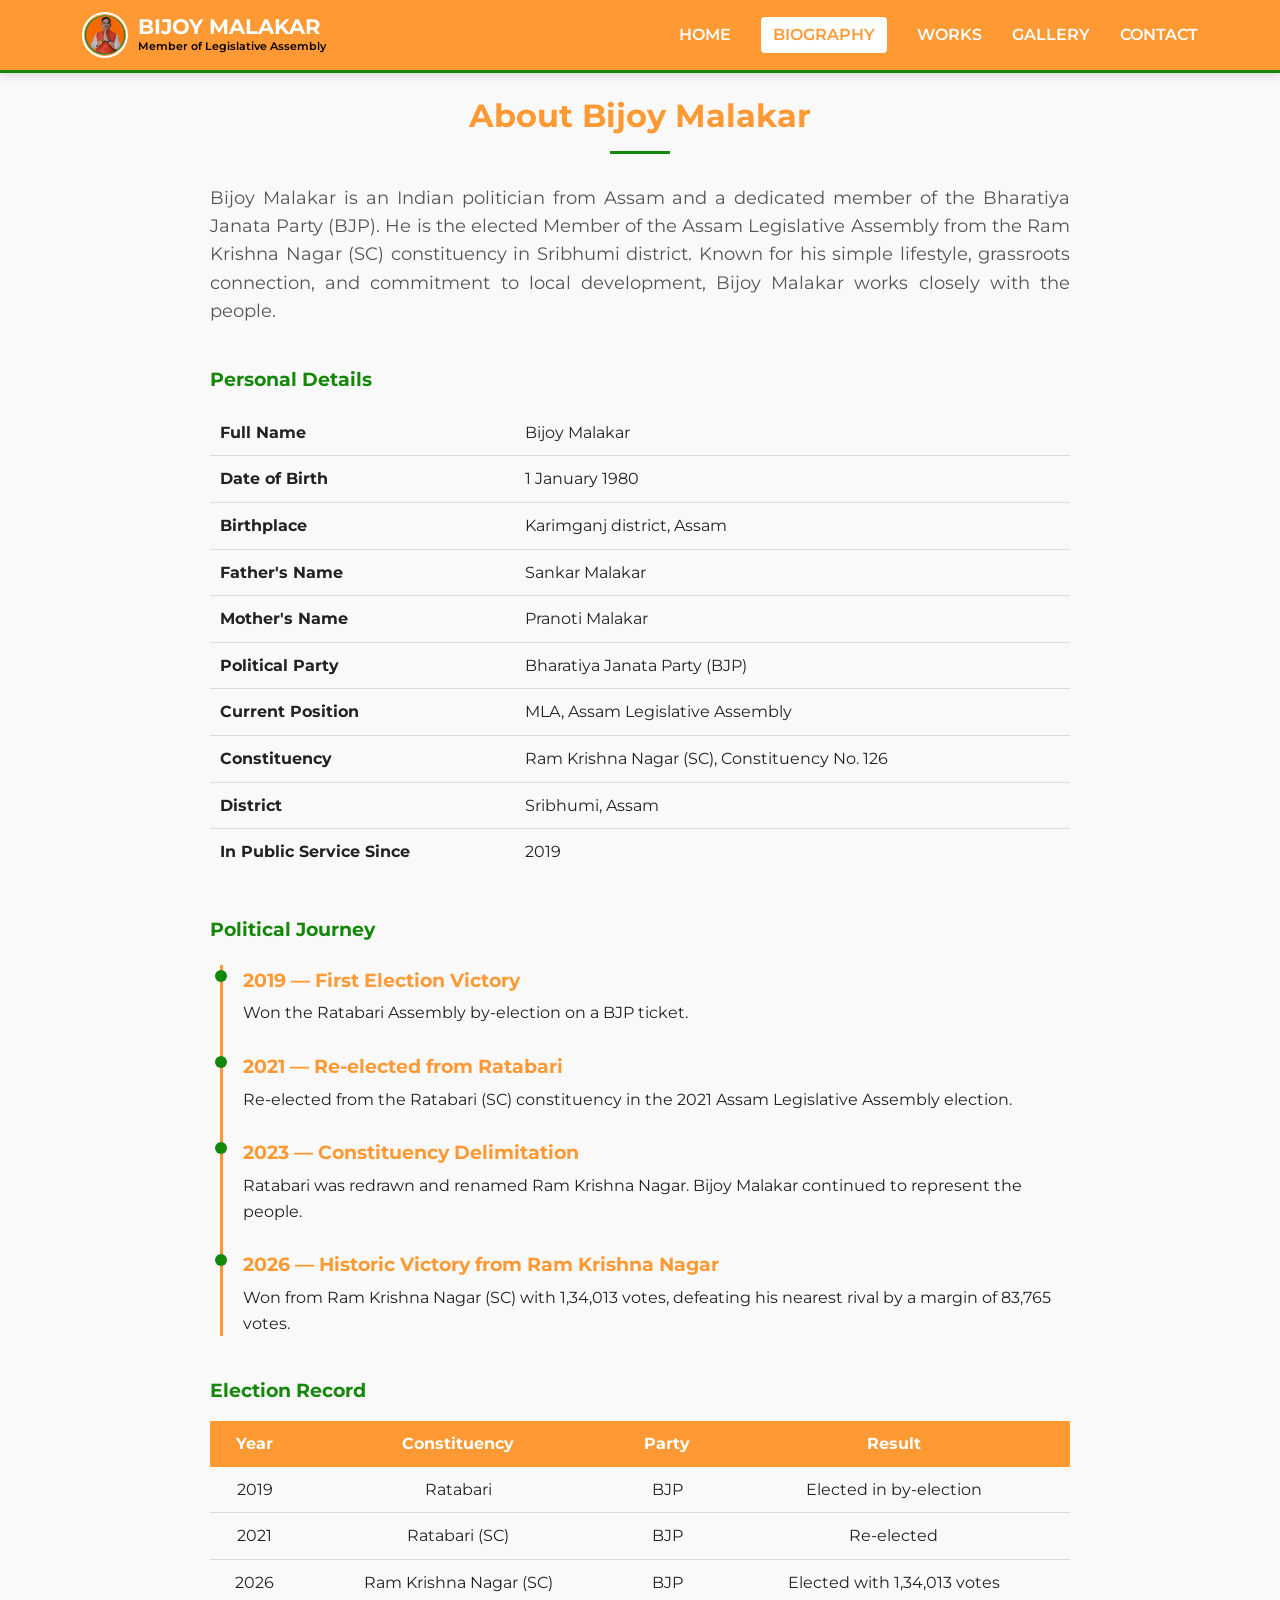
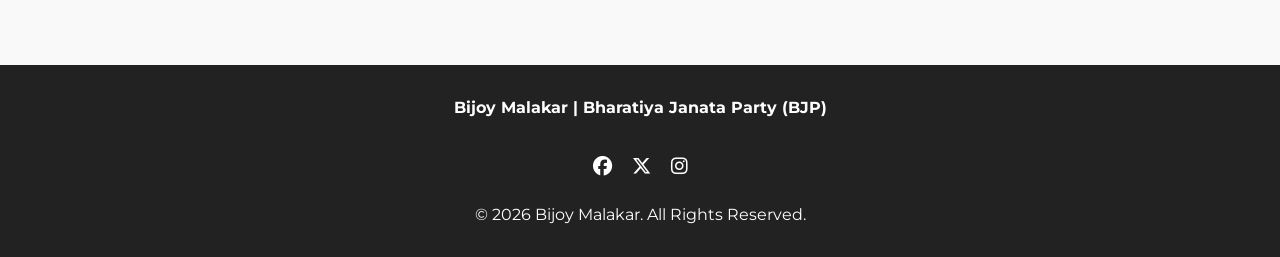
<file: about.html>
<!DOCTYPE html>
<html lang="en">
<head>
    <meta charset="UTF-8">
    <meta name="viewport" content="width=device-width, initial-scale=1.0">
    <title>About Bijoy Malakar</title>
    <link rel="stylesheet" href="https://cdnjs.cloudflare.com/ajax/libs/font-awesome/6.4.0/css/all.min.css">
    <link rel="stylesheet" href="css/style.css">
    <style>
        .timeline { border-left: 3px solid var(--saffron); padding-left: 20px; margin-left: 10px; text-align: left; }
        .timeline-item { margin-bottom: 25px; position: relative; }
        .timeline-item::before { content: ''; position: absolute; left: -28px; top: 5px; width: 12px; height: 12px; background: var(--green); border-radius: 50%; }
        .timeline-year { font-weight: bold; color: var(--saffron); font-size: 1.2rem; margin-bottom: 5px; }
    </style>
</head>
<body>
    
    <!-- HEADER (VIP Saffron Theme) -->
    <header class="site-header">
        <div class="container header-container">
            <a href="index.html" class="logo-area" style="text-decoration: none;">
                <img src="assets/images/logo.png" alt="Bijoy Malakar Logo" class="header-logo-img">
                <div class="header-title-box">
                    <h1 class="header-main-title">BIJOY MALAKAR</h1>
                    <span class="header-subtitle-line">Member of Legislative Assembly</span>
                </div>
            </a>
            
            <button class="hamburger-btn" id="hamburgerBtn"><i class="fa-solid fa-bars"></i></button>
            <nav class="desktop-nav">
                <a href="index.html" data-i18n="nav_home">Home</a>
                <a href="about.html" class="active" data-i18n="nav_about">Biography</a>
                <a href="works.html">Works</a>
                <a href="gallery.html" data-i18n="nav_gallery">Gallery</a>
                <a href="contact.html" data-i18n="nav_contact">Contact</a>
            </nav>
        </div>
    </header>

    <!-- MOBILE SIDEBAR -->
    <div class="overlay" id="overlay"></div>
    <div class="mobile-sidebar" id="mobileSidebar">
        <button class="close-btn" id="closeBtn"><i class="fa-solid fa-xmark"></i></button>
        <div class="sidebar-links">
            <a href="index.html" data-i18n="nav_home">Home</a>
            <a href="about.html" class="active" data-i18n="nav_about">Biography</a>
            <a href="works.html">Works</a>
            <a href="gallery.html" data-i18n="nav_gallery">Gallery</a>
            <a href="contact.html" data-i18n="nav_contact">Contact</a>
        </div>
        
        <!-- SOCIAL MEDIA LINKS IN SIDEBAR -->
        <div class="sidebar-social" style="margin: 20px 0; text-align: center;">
            <p style="font-weight: 600; margin-bottom: 10px; color: var(--green); font-size: 0.9rem;">Connect With Us</p>
            <div style="display: flex; justify-content: center; gap: 15px;">
                <a href="https://www.facebook.com/BijoymalakarRatabari" target="_blank" style="font-size: 1.5rem; color: #1877F2;"><i class="fa-brands fa-facebook"></i></a>
                <a href="https://x.com/BijoyMalakarMLA" target="_blank" style="font-size: 1.5rem; color: #000000;"><i class="fa-brands fa-x-twitter"></i></a>
                <a href="https://www.instagram.com/bijoymalakarmla?cplk=NGNtMDRvZXYwN3h5" target="_blank" style="font-size: 1.5rem; color: #E4405F;"><i class="fa-brands fa-instagram"></i></a>
            </div>
        </div>

        <div class="lang-box">
            <p data-i18n="select_lang">Choose Language</p>
            <div class="lang-btns">
                <button data-lang="en">EN</button>
                <button data-lang="hi">हिंदी</button>
                <button data-lang="bn">বাংলা</button>
            </div>
        </div>
    </div>

    <main style="margin-top: 90px; padding-bottom: 60px;">
        <div class="container" style="max-width: 900px;">
            <h2 class="section-title text-center">About Bijoy Malakar</h2>
            <div class="section-line"></div>
            
            <p style="margin-bottom: 20px; font-size: 1.1rem; color: var(--gray-text); text-align: justify;">
                Bijoy Malakar is an Indian politician from Assam and a dedicated member of the Bharatiya Janata Party (BJP). He is the elected Member of the Assam Legislative Assembly from the Ram Krishna Nagar (SC) constituency in Sribhumi district. Known for his simple lifestyle, grassroots connection, and commitment to local development, Bijoy Malakar works closely with the people.
            </p>

            <h3 style="color: var(--green); margin: 40px 0 15px;">Personal Details</h3>
            <table class="custom-table" style="width: 100%; border-collapse: collapse; text-align: left;">
                <tr style="border-bottom: 1px solid #ddd;"><th style="padding: 10px;">Full Name</th><td style="padding: 10px;">Bijoy Malakar</td></tr>
                <tr style="border-bottom: 1px solid #ddd;"><th style="padding: 10px;">Date of Birth</th><td style="padding: 10px;">1 January 1980</td></tr>
                <tr style="border-bottom: 1px solid #ddd;"><th style="padding: 10px;">Birthplace</th><td style="padding: 10px;">Karimganj district, Assam</td></tr>
                <tr style="border-bottom: 1px solid #ddd;"><th style="padding: 10px;">Father's Name</th><td style="padding: 10px;">Sankar Malakar</td></tr>
                <tr style="border-bottom: 1px solid #ddd;"><th style="padding: 10px;">Mother's Name</th><td style="padding: 10px;">Pranoti Malakar</td></tr>
                <tr style="border-bottom: 1px solid #ddd;"><th style="padding: 10px;">Political Party</th><td style="padding: 10px;">Bharatiya Janata Party (BJP)</td></tr>
                <tr style="border-bottom: 1px solid #ddd;"><th style="padding: 10px;">Current Position</th><td style="padding: 10px;">MLA, Assam Legislative Assembly</td></tr>
                <tr style="border-bottom: 1px solid #ddd;"><th style="padding: 10px;">Constituency</th><td style="padding: 10px;">Ram Krishna Nagar (SC), Constituency No. 126</td></tr>
                <tr style="border-bottom: 1px solid #ddd;"><th style="padding: 10px;">District</th><td style="padding: 10px;">Sribhumi, Assam</td></tr>
                <tr><th style="padding: 10px;">In Public Service Since</th><td style="padding: 10px;">2019</td></tr>
            </table>

            <h3 style="color: var(--green); margin: 40px 0 20px;">Political Journey</h3>
            <div class="timeline">
                <div class="timeline-item">
                    <div class="timeline-year">2019 — First Election Victory</div>
                    <p>Won the Ratabari Assembly by-election on a BJP ticket.</p>
                </div>
                <div class="timeline-item">
                    <div class="timeline-year">2021 — Re-elected from Ratabari</div>
                    <p>Re-elected from the Ratabari (SC) constituency in the 2021 Assam Legislative Assembly election.</p>
                </div>
                <div class="timeline-item">
                    <div class="timeline-year">2023 — Constituency Delimitation</div>
                    <p>Ratabari was redrawn and renamed Ram Krishna Nagar. Bijoy Malakar continued to represent the people.</p>
                </div>
                <div class="timeline-item">
                    <div class="timeline-year">2026 — Historic Victory from Ram Krishna Nagar</div>
                    <p>Won from Ram Krishna Nagar (SC) with 1,34,013 votes, defeating his nearest rival by a margin of 83,765 votes.</p>
                </div>
            </div>

            <h3 style="color: var(--green); margin: 40px 0 15px;">Election Record</h3>
            <table class="custom-table" style="width: 100%; border-collapse: collapse; text-align: center;">
                <tr style="background: var(--saffron); color: white;"><th style="padding: 10px; text-align: center;">Year</th><th style="padding: 10px; text-align: center;">Constituency</th><th style="padding: 10px; text-align: center;">Party</th><th style="padding: 10px; text-align: center;">Result</th></tr>
                <tr style="border-bottom: 1px solid #ddd;"><td style="padding: 10px;">2019</td><td style="padding: 10px;">Ratabari</td><td style="padding: 10px;">BJP</td><td style="padding: 10px;">Elected in by-election</td></tr>
                <tr style="border-bottom: 1px solid #ddd;"><td style="padding: 10px;">2021</td><td style="padding: 10px;">Ratabari (SC)</td><td style="padding: 10px;">BJP</td><td style="padding: 10px;">Re-elected</td></tr>
                <tr><td style="padding: 10px;">2026</td><td style="padding: 10px;">Ram Krishna Nagar (SC)</td><td style="padding: 10px;">BJP</td><td style="padding: 10px;">Elected with 1,34,013 votes</td></tr>
            </table>
        </div>
    </main>

    <!-- FOOTER -->
    <footer style="background: var(--dark-text); color: white; padding: 30px 0; text-align: center;">
        <div class="container" style="display: flex; flex-direction: column; align-items: center; gap: 10px;">
            <p class="footer-title">Bijoy Malakar | Bharatiya Janata Party (BJP)</p>
            <div style="display: flex; gap: 20px; margin: 10px 0;">
                <a href="https://www.facebook.com/BijoymalakarRatabari" target="_blank" style="color: white; font-size: 1.2rem;"><i class="fa-brands fa-facebook"></i></a>
                <a href="https://x.com/BijoyMalakarMLA" target="_blank" style="color: white; font-size: 1.2rem;"><i class="fa-brands fa-x-twitter"></i></a>
                <a href="https://www.instagram.com/bijoymalakarmla?cplk=NGNtMDRvZXYwN3h5" target="_blank" style="color: white; font-size: 1.2rem;"><i class="fa-brands fa-instagram"></i></a>
            </div>
            <p data-i18n="footer_text">&copy; 2026 Bijoy Malakar. All Rights Reserved.</p>
        </div>
    </footer>

    <script src="js/language.js"></script>
    <script src="js/main.js"></script>
</body>
</html>
</file>
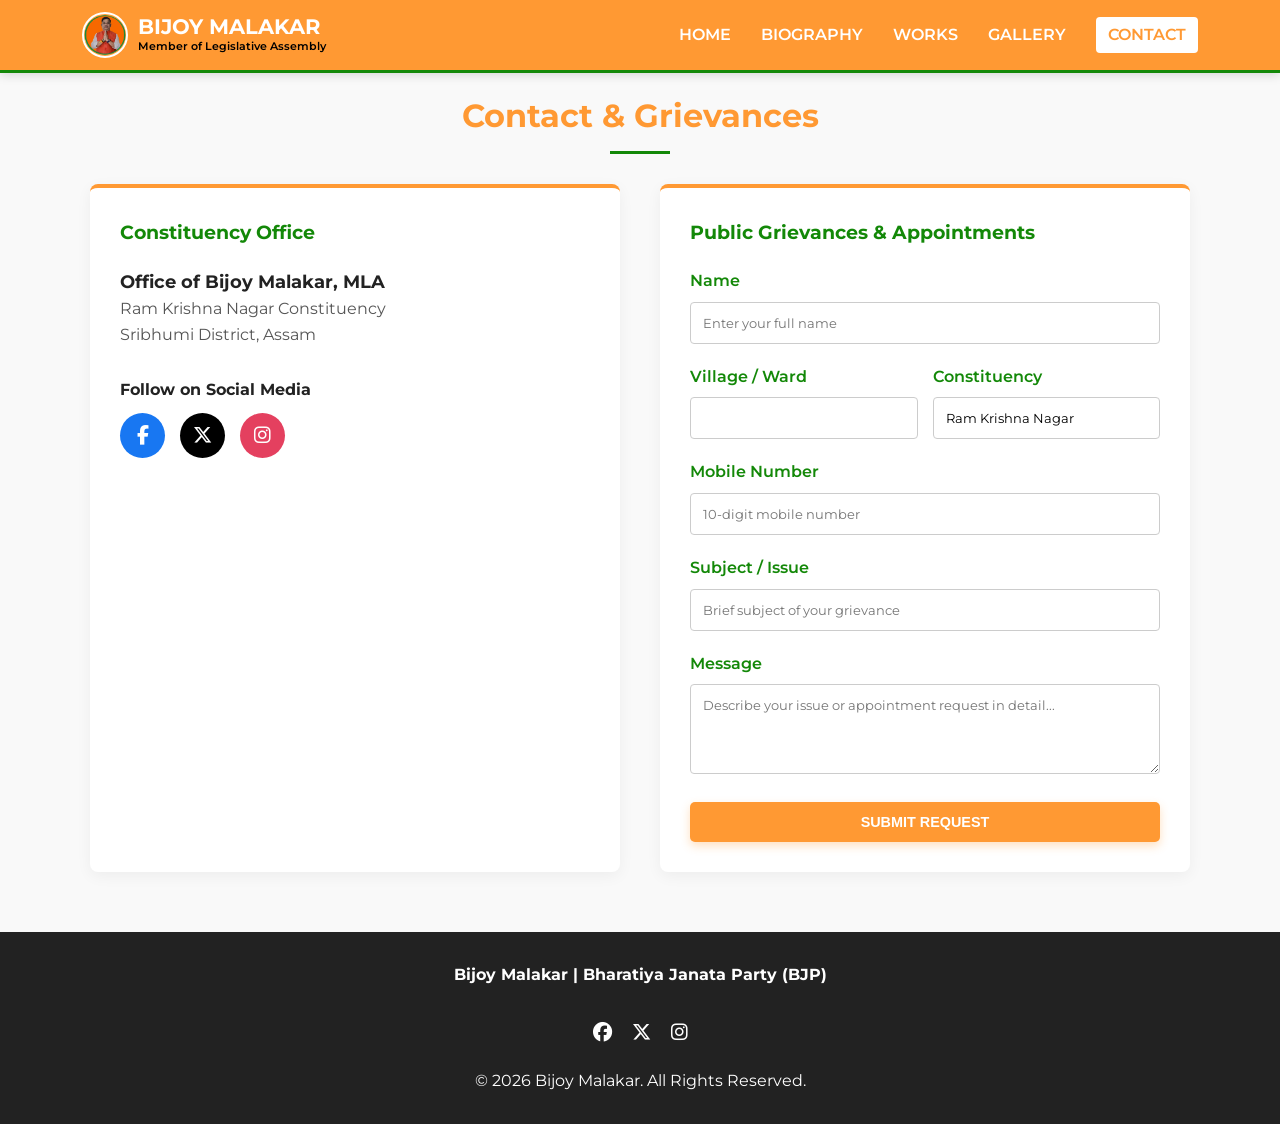
<file: contact.html>
<!DOCTYPE html>
<html lang="en">
<head>
    <meta charset="UTF-8">
    <meta name="viewport" content="width=device-width, initial-scale=1.0">
    <title>Contact Bijoy Malakar | Official Website</title>
    <link rel="stylesheet" href="https://cdnjs.cloudflare.com/ajax/libs/font-awesome/6.4.0/css/all.min.css">
    <link rel="stylesheet" href="css/style.css">
    <style>
        .contact-grid { display: grid; grid-template-columns: 1fr 1fr; gap: 40px; margin-top: 30px; text-align: left; }
        .contact-info { background: var(--white); padding: 30px; border-radius: 8px; box-shadow: 0 4px 15px rgba(0,0,0,0.05); border-top: 4px solid var(--saffron); }
        .form-group { margin-bottom: 20px; }
        .form-group label { display: block; font-weight: 600; margin-bottom: 8px; color: var(--green); }
        .form-control { width: 100%; padding: 12px; border: 1px solid #ccc; border-radius: 4px; font-family: inherit; }
        @media(max-width: 768px) { .contact-grid { grid-template-columns: 1fr; } }
    </style>
</head>
<body>

    <!-- HEADER (VIP Saffron Theme) -->
    <header class="site-header">
        <div class="container header-container">
            <a href="index.html" class="logo-area" style="text-decoration: none;">
                <img src="assets/images/logo.png" alt="Bijoy Malakar Logo" class="header-logo-img">
                <div class="header-title-box">
                    <h1 class="header-main-title">BIJOY MALAKAR</h1>
                    <span class="header-subtitle-line">Member of Legislative Assembly</span>
                </div>
            </a>
            
            <button class="hamburger-btn" id="hamburgerBtn"><i class="fa-solid fa-bars"></i></button>
            <nav class="desktop-nav">
                <a href="index.html" data-i18n="nav_home">Home</a>
                <a href="about.html" data-i18n="nav_about">Biography</a>
                <a href="works.html">Works</a>
                <a href="gallery.html" data-i18n="nav_gallery">Gallery</a>
                <a href="contact.html" class="active" data-i18n="nav_contact">Contact</a>
            </nav>
        </div>
    </header>

    <!-- MOBILE SIDEBAR -->
    <div class="overlay" id="overlay"></div>
    <div class="mobile-sidebar" id="mobileSidebar">
        <button class="close-btn" id="closeBtn"><i class="fa-solid fa-xmark"></i></button>
        <div class="sidebar-links">
            <a href="index.html" data-i18n="nav_home">Home</a>
            <a href="about.html" data-i18n="nav_about">Biography</a>
            <a href="works.html">Works</a>
            <a href="gallery.html" data-i18n="nav_gallery">Gallery</a>
            <a href="contact.html" class="active" data-i18n="nav_contact">Contact</a>
        </div>
        
        <!-- SOCIAL MEDIA LINKS IN SIDEBAR -->
        <div class="sidebar-social" style="margin: 20px 0; text-align: center;">
            <p style="font-weight: 600; margin-bottom: 10px; color: var(--green); font-size: 0.9rem;">Connect With Us</p>
            <div style="display: flex; justify-content: center; gap: 15px;">
                <a href="https://www.facebook.com/BijoymalakarRatabari" target="_blank" style="font-size: 1.5rem; color: #1877F2;"><i class="fa-brands fa-facebook"></i></a>
                <a href="https://x.com/BijoyMalakarMLA" target="_blank" style="font-size: 1.5rem; color: #000000;"><i class="fa-brands fa-x-twitter"></i></a>
                <a href="https://www.instagram.com/bijoymalakarmla?cplk=NGNtMDRvZXYwN3h5" target="_blank" style="font-size: 1.5rem; color: #E4405F;"><i class="fa-brands fa-instagram"></i></a>
            </div>
        </div>

        <div class="lang-box">
            <p data-i18n="select_lang">Choose Language</p>
            <div class="lang-btns">
                <button data-lang="en">EN</button>
                <button data-lang="hi">हिंदी</button>
                <button data-lang="bn">বাংলা</button>
            </div>
        </div>
    </div>

    <!-- MAIN CONTENT -->
    <main style="margin-top: 90px; padding-bottom: 60px;">
        <div class="container">
            <h2 class="section-title text-center">Contact & Grievances</h2>
            <div class="section-line"></div>

            <div class="contact-grid">
                <!-- Constituency Office Details -->
                <div class="contact-info">
                    <h3 style="color: var(--green); margin-bottom: 20px;">Constituency Office</h3>
                    <p style="font-weight: bold; font-size: 1.1rem;">Office of Bijoy Malakar, MLA</p>
                    <p style="color: var(--gray-text); margin-bottom: 20px;">Ram Krishna Nagar Constituency<br>Sribhumi District, Assam</p>
                    
                    <h4 style="margin-top: 30px; margin-bottom: 10px;">Follow on Social Media</h4>
                    <div class="social-grid" style="display: flex; justify-content: flex-start; gap: 15px;">
                        <a href="https://www.facebook.com/BijoymalakarRatabari" target="_blank" style="display: flex; align-items: center; justify-content: center; background: #1877F2; color: white; border-radius: 50%; width: 45px; height: 45px; font-size: 1.2rem;"><i class="fa-brands fa-facebook-f"></i></a>
                        <a href="https://x.com/BijoyMalakarMLA" target="_blank" style="display: flex; align-items: center; justify-content: center; background: #000000; color: white; border-radius: 50%; width: 45px; height: 45px; font-size: 1.2rem;"><i class="fa-brands fa-x-twitter"></i></a>
                        <a href="https://www.instagram.com/bijoymalakarmla?cplk=NGNtMDRvZXYwN3h5" target="_blank" style="display: flex; align-items: center; justify-content: center; background: #E4405F; color: white; border-radius: 50%; width: 45px; height: 45px; font-size: 1.2rem;"><i class="fa-brands fa-instagram"></i></a>
                    </div>
                </div>

                <!-- Public Grievances Form -->
                <div class="contact-info">
                    <h3 style="color: var(--green); margin-bottom: 20px;">Public Grievances & Appointments</h3>
                    <form action="#" method="POST">
                        <div class="form-group">
                            <label>Name</label>
                            <input type="text" class="form-control" required placeholder="Enter your full name">
                        </div>
                        <div class="form-group" style="display: grid; grid-template-columns: 1fr 1fr; gap: 15px;">
                            <div>
                                <label>Village / Ward</label>
                                <input type="text" class="form-control" required>
                            </div>
                            <div>
                                <label>Constituency</label>
                                <input type="text" class="form-control" value="Ram Krishna Nagar" readonly>
                            </div>
                        </div>
                        <div class="form-group">
                            <label>Mobile Number</label>
                            <input type="tel" class="form-control" required placeholder="10-digit mobile number">
                        </div>
                        <div class="form-group">
                            <label>Subject / Issue</label>
                            <input type="text" class="form-control" required placeholder="Brief subject of your grievance">
                        </div>
                        <div class="form-group">
                            <label>Message</label>
                            <textarea class="form-control" rows="4" required placeholder="Describe your issue or appointment request in detail..."></textarea>
                        </div>
                        <button type="submit" class="btn btn-primary" style="width: 100%;">Submit Request</button>
                    </form>
                </div>
            </div>
        </div>
    </main>

    <!-- FOOTER -->
    <footer style="background: var(--dark-text); color: white; padding: 30px 0; text-align: center;">
        <div class="container" style="display: flex; flex-direction: column; align-items: center; gap: 10px;">
            <p class="footer-title">Bijoy Malakar | Bharatiya Janata Party (BJP)</p>
            <div style="display: flex; gap: 20px; margin: 10px 0;">
                <a href="https://www.facebook.com/BijoymalakarRatabari" target="_blank" style="color: white; font-size: 1.2rem;"><i class="fa-brands fa-facebook"></i></a>
                <a href="https://x.com/BijoyMalakarMLA" target="_blank" style="color: white; font-size: 1.2rem;"><i class="fa-brands fa-x-twitter"></i></a>
                <a href="https://www.instagram.com/bijoymalakarmla?cplk=NGNtMDRvZXYwN3h5" target="_blank" style="color: white; font-size: 1.2rem;"><i class="fa-brands fa-instagram"></i></a>
            </div>
            <p data-i18n="footer_text">&copy; 2026 Bijoy Malakar. All Rights Reserved.</p>
        </div>
    </footer>

    <script src="js/language.js"></script>
    <script src="js/main.js"></script>
</body>
</html>
</file>
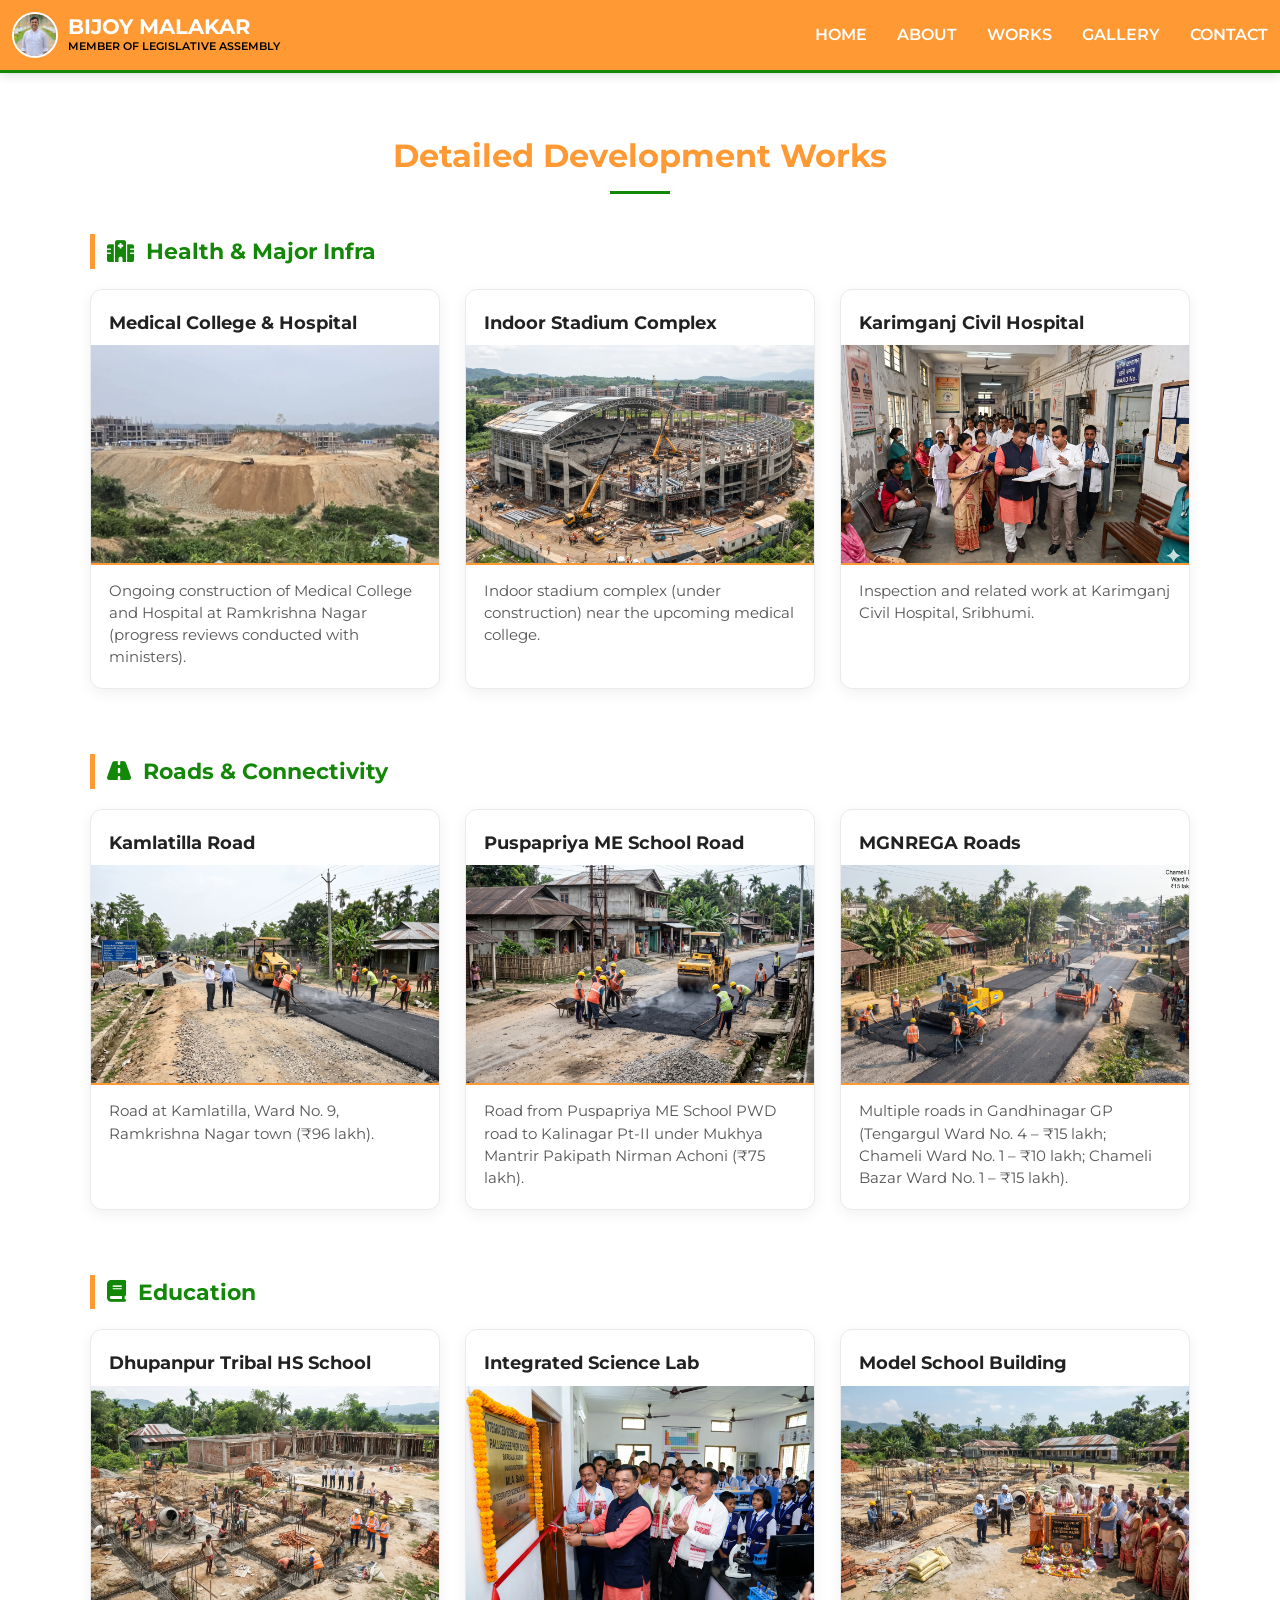
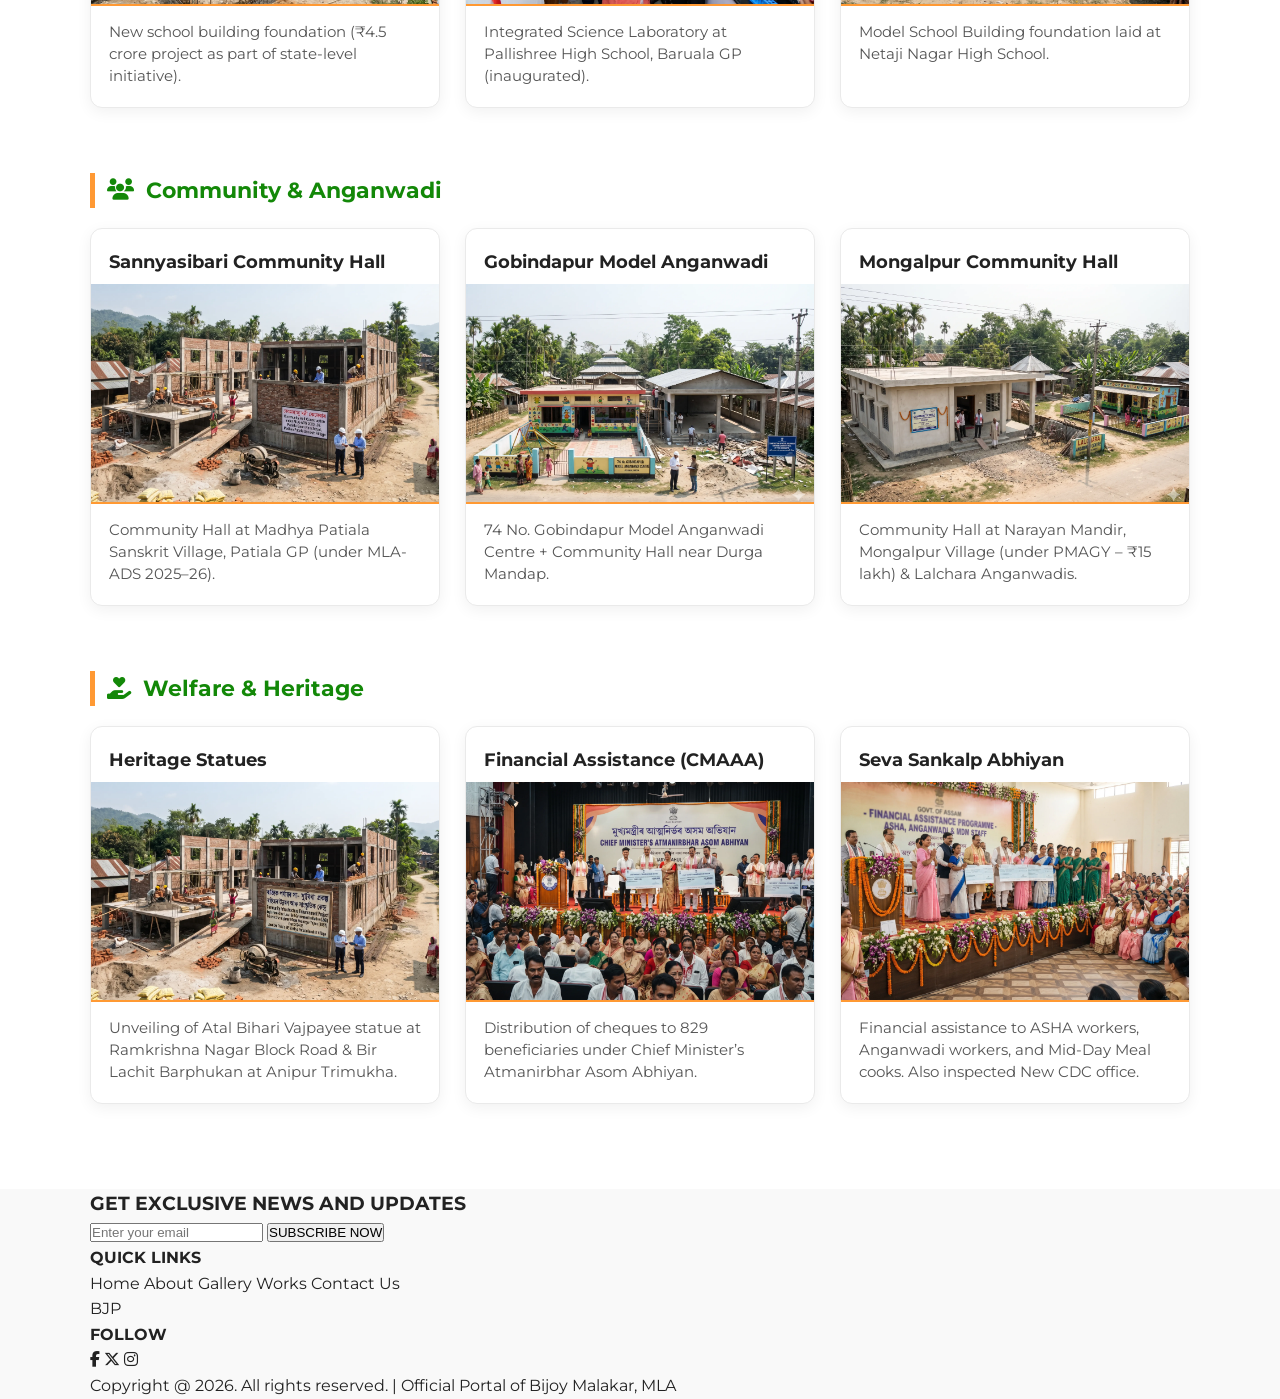
<file: works.html>
<!DOCTYPE html>
<html lang="en">
<head>
    <meta charset="UTF-8">
    <meta name="viewport" content="width=device-width, initial-scale=1.0">
    <title>Development Works | Bijoy Malakar</title>
    <link rel="stylesheet" href="https://cdnjs.cloudflare.com/ajax/libs/font-awesome/6.4.0/css/all.min.css">
    <link rel="stylesheet" href="css/style.css">
</head>
<body>

    <!-- AUTOMATIC HEADER LOADER -->
    <div id="header-placeholder"></div>

    <!-- MOBILE SIDEBAR -->
    <div class="overlay" id="overlay"></div>
    <div class="mobile-sidebar" id="mobileSidebar">
        <button class="close-btn" id="closeBtn"><i class="fa-solid fa-xmark"></i></button>
        <div class="sidebar-links">
            <a href="index.html" data-i18n="nav_home">Home</a>
            <a href="about.html" data-i18n="nav_about">Biography</a>
            <a href="works.html" class="active">Works</a>
            <a href="gallery.html" data-i18n="nav_gallery">Gallery</a>
            <a href="contact.html" data-i18n="nav_contact">Contact</a>
        </div>
        
        <!-- SOCIAL MEDIA LINKS IN SIDEBAR -->
        <div class="sidebar-social" style="margin: 20px 0; text-align: center;">
            <p style="font-weight: 600; margin-bottom: 10px; color: var(--green); font-size: 0.9rem;">Connect With Us</p>
            <div style="display: flex; justify-content: center; gap: 15px;">
                <a href="https://www.facebook.com/BijoymalakarRatabari" target="_blank" style="font-size: 1.5rem; color: #1877F2;"><i class="fa-brands fa-facebook"></i></a>
                <a href="https://x.com/BijoyMalakarMLA" target="_blank" style="font-size: 1.5rem; color: #000000;"><i class="fa-brands fa-x-twitter"></i></a>
                <a href="https://www.instagram.com/bijoymalakarmla?cplk=NGNtMDRvZXYwN3h5" target="_blank" style="font-size: 1.5rem; color: #E4405F;"><i class="fa-brands fa-instagram"></i></a>
            </div>
        </div>

        <div class="lang-box">
            <p data-i18n="select_lang">Choose Language</p>
            <div class="lang-btns">
                <button data-lang="en">EN</button>
                <button data-lang="hi">हिंदी</button>
                <button data-lang="bn">বাংলা</button>
            </div>
        </div>
    </div>

    <!-- MAIN CONTENT -->
    <main style="margin-top: 70px;">
        <section class="section-padding bg-white">
            <div class="container">
                <h2 class="section-title text-center works-page-title">Detailed Development Works</h2>
                <div class="section-line"></div>
                
                <!-- 1. HEALTH & MAJOR INFRASTRUCTURE -->
                <h3 class="works-category-title"><i class="fa-solid fa-hospital"></i> Health & Major Infra</h3>
                <div class="grid-3">
                    <div class="card works-detailed-card">
                        <div class="work-card-header">
                            <h4>Medical College & Hospital</h4>
                        </div>
                        <img src="assets/images/medical-college.webp" alt="Medical College" class="work-img">
                        <div class="work-desc">
                            <p>Ongoing construction of Medical College and Hospital at Ramkrishna Nagar (progress reviews conducted with ministers).</p>
                        </div>
                    </div>
                    <div class="card works-detailed-card">
                        <div class="work-card-header">
                            <h4>Indoor Stadium Complex</h4>
                        </div>
                        <img src="assets/images/indoor-stadium.webp" alt="Indoor Stadium" class="work-img">
                        <div class="work-desc">
                            <p>Indoor stadium complex (under construction) near the upcoming medical college.</p>
                        </div>
                    </div>
                    <div class="card works-detailed-card">
                        <div class="work-card-header">
                            <h4>Karimganj Civil Hospital</h4>
                        </div>
                        <img src="assets/images/civil-hospital.webp" alt="Civil Hospital" class="work-img">
                        <div class="work-desc">
                            <p>Inspection and related work at Karimganj Civil Hospital, Sribhumi.</p>
                        </div>
                    </div>
                </div>

                <!-- 2. ROADS & CONNECTIVITY -->
                <h3 class="works-category-title"><i class="fa-solid fa-road"></i> Roads & Connectivity</h3>
                <div class="grid-3">
                    <div class="card works-detailed-card">
                        <div class="work-card-header">
                            <h4>Kamlatilla Road</h4>
                        </div>
                        <img src="assets/images/kamlatilla-road.webp" alt="Kamlatilla Road" class="work-img">
                        <div class="work-desc">
                            <p>Road at Kamlatilla, Ward No. 9, Ramkrishna Nagar town (₹96 lakh).</p>
                        </div>
                    </div>
                    <div class="card works-detailed-card">
                        <div class="work-card-header">
                            <h4>Puspapriya ME School Road</h4>
                        </div>
                        <img src="assets/images/puspapriya-road.webp" alt="Puspapriya ME School Road" class="work-img">
                        <div class="work-desc">
                            <p>Road from Puspapriya ME School PWD road to Kalinagar Pt-II under Mukhya Mantrir Pakipath Nirman Achoni (₹75 lakh).</p>
                        </div>
                    </div>
                    <div class="card works-detailed-card">
                        <div class="work-card-header">
                            <h4>MGNREGA Roads</h4>
                        </div>
                        <img src="assets/images/mgnrega-roads.webp" alt="MGNREGA Roads" class="work-img">
                        <div class="work-desc">
                            <p>Multiple roads in Gandhinagar GP (Tengargul Ward No. 4 – ₹15 lakh; Chameli Ward No. 1 – ₹10 lakh; Chameli Bazar Ward No. 1 – ₹15 lakh).</p>
                        </div>
                    </div>
                </div>

                <!-- 3. EDUCATION -->
                <h3 class="works-category-title"><i class="fa-solid fa-book"></i> Education</h3>
                <div class="grid-3">
                    <div class="card works-detailed-card">
                        <div class="work-card-header">
                            <h4>Dhupanpur Tribal HS School</h4>
                        </div>
                        <img src="assets/images/dhupanpur-school.webp" alt="Dhupanpur Tribal School" class="work-img">
                        <div class="work-desc">
                            <p>New school building foundation (₹4.5 crore project as part of state-level initiative).</p>
                        </div>
                    </div>
                    <div class="card works-detailed-card">
                        <div class="work-card-header">
                            <h4>Integrated Science Lab</h4>
                        </div>
                        <img src="assets/images/pallishree-lab.webp" alt="Science Laboratory" class="work-img">
                        <div class="work-desc">
                            <p>Integrated Science Laboratory at Pallishree High School, Baruala GP (inaugurated).</p>
                        </div>
                    </div>
                    <div class="card works-detailed-card">
                        <div class="work-card-header">
                            <h4>Model School Building</h4>
                        </div>
                        <img src="assets/images/netaji-school.webp" alt="Model School" class="work-img">
                        <div class="work-desc">
                            <p>Model School Building foundation laid at Netaji Nagar High School.</p>
                        </div>
                    </div>
                </div>

                <!-- 4. COMMUNITY HALLS & ANGANWADI -->
                <h3 class="works-category-title"><i class="fa-solid fa-users"></i> Community & Anganwadi</h3>
                <div class="grid-3">
                    <div class="card works-detailed-card">
                        <div class="work-card-header">
                            <h4>Sannyasibari Community Hall</h4>
                        </div>
                        <img src="assets/images/sannyasibari-hall.webp" alt="Sannyasibari Hall" class="work-img">
                        <div class="work-desc">
                            <p>Community Hall at Madhya Patiala Sanskrit Village, Patiala GP (under MLA-ADS 2025–26).</p>
                        </div>
                    </div>
                    <div class="card works-detailed-card">
                        <div class="work-card-header">
                            <h4>Gobindapur Model Anganwadi</h4>
                        </div>
                        <img src="assets/images/gobindapur-anganwadi.webp" alt="Gobindapur Anganwadi" class="work-img">
                        <div class="work-desc">
                            <p>74 No. Gobindapur Model Anganwadi Centre + Community Hall near Durga Mandap.</p>
                        </div>
                    </div>
                    <div class="card works-detailed-card">
                        <div class="work-card-header">
                            <h4>Mongalpur Community Hall</h4>
                        </div>
                        <img src="assets/images/mongalpur-hall.webp" alt="Mongalpur Hall" class="work-img">
                        <div class="work-desc">
                            <p>Community Hall at Narayan Mandir, Mongalpur Village (under PMAGY – ₹15 lakh) & Lalchara Anganwadis.</p>
                        </div>
                    </div>
                </div>

                <!-- 5. WELFARE, HERITAGE & OTHER WORKS -->
                <h3 class="works-category-title"><i class="fa-solid fa-hand-holding-heart"></i> Welfare & Heritage</h3>
                <div class="grid-3">
                    <div class="card works-detailed-card">
                        <div class="work-card-header">
                            <h4>Heritage Statues</h4>
                        </div>
                        <img src="assets/images/statues.webp" alt="Statues Unveiling" class="work-img">
                        <div class="work-desc">
                            <p>Unveiling of Atal Bihari Vajpayee statue at Ramkrishna Nagar Block Road & Bir Lachit Barphukan at Anipur Trimukha.</p>
                        </div>
                    </div>
                    <div class="card works-detailed-card">
                        <div class="work-card-header">
                            <h4>Financial Assistance (CMAAA)</h4>
                        </div>
                        <img src="assets/images/cmaaa-cheques.webp" alt="CMAAA Cheques" class="work-img">
                        <div class="work-desc">
                            <p>Distribution of cheques to 829 beneficiaries under Chief Minister’s Atmanirbhar Asom Abhiyan.</p>
                        </div>
                    </div>
                    <div class="card works-detailed-card">
                        <div class="work-card-header">
                            <h4>Seva Sankalp Abhiyan</h4>
                        </div>
                        <img src="assets/images/seva-sankalp.webp" alt="Seva Sankalp Abhiyan" class="work-img">
                        <div class="work-desc">
                            <p>Financial assistance to ASHA workers, Anganwadi workers, and Mid-Day Meal cooks. Also inspected New CDC office.</p>
                        </div>
                    </div>
                </div>

            </div>
        </section>
    </main>

    <!-- AUTOMATIC FOOTER LOADER -->
    <div id="footer-placeholder"></div>

    <!-- MAIN JAVASCRIPT -->
    <script src="js/main.js"></script>
</body>
</html>
</file>
<file: css/style.css>
@import url('https://fonts.googleapis.com/css2?family=Montserrat:wght@400;600;700&family=Noto+Sans+Devanagari:wght@400;600;700&family=Noto+Sans+Bengali:wght@400;600;700&display=swap');

:root {
    --saffron: #FF9933;
    --saffron-dark: #e68a2e;
    --green: #138808;
    --white: #FFFFFF;
    --light-bg: #F9F9F9;
    --dark-text: #222222;
    --gray-text: #555555;
    --font-main: 'Montserrat', sans-serif;
    --transition: all 0.3s ease;
}

* { margin: 0; padding: 0; box-sizing: border-box; }
body { font-family: var(--font-main); color: var(--dark-text); background: var(--light-bg); line-height: 1.6; overflow-x: hidden; }
body.lang-hi { font-family: 'Noto Sans Devanagari', sans-serif; }
body.lang-bn { font-family: 'Noto Sans Bengali', sans-serif; }
a { text-decoration: none; color: inherit; transition: var(--transition); }
ul { list-style: none; }
.container { max-width: 1140px; margin: 0 auto; padding: 0 20px; }
.text-center { text-align: center; }

/* Buttons */
.btn { display: inline-block; padding: 12px 30px; font-weight: 600; border-radius: 5px; cursor: pointer; text-transform: uppercase; font-size: 0.9rem; border: none; transition: var(--transition); }
.btn-primary { background: var(--saffron); color: var(--white); box-shadow: 0 4px 10px rgba(255, 153, 51, 0.3); }
.btn-primary:hover { background: var(--saffron-dark); transform: translateY(-2px); }
.btn-outline { background: transparent; border: 2px solid var(--green); color: var(--green); }
.btn-outline:hover { background: var(--green); color: var(--white); }

/* --- HEADER DESIGN --- */
.site-header { position: fixed; top: 0; width: 100%; background: var(--saffron); z-index: 1000; box-shadow: 0 2px 10px rgba(0,0,0,0.15); border-bottom: 3px solid var(--green); }
.header-container { display: flex; justify-content: space-between; align-items: center; height: 70px; padding: 0 12px; }
.logo-area { display: flex; align-items: center; gap: 10px; flex: 1; min-width: 0; }
.header-logo-img { height: 46px; width: 46px; border-radius: 50%; object-fit: cover; border: 2px solid white; flex-shrink: 0; }
.header-title-box { display: flex; flex-direction: column; justify-content: center; min-width: 0; }
.header-main-title { margin: 0; font-size: 1.15rem; color: white; white-space: nowrap; font-weight: 700; line-height: 1.1; }
.header-subtitle-line { font-size: 0.58rem; color: #000000; font-weight: 600; white-space: nowrap; line-height: 1.2; margin-top: 1px; }

.hamburger-btn { background: none; border: none; font-size: 1.5rem; color: var(--white); cursor: pointer; display: block; padding: 4px; flex-shrink: 0; }
.desktop-nav { display: none; }

/* Sidebar */
.mobile-sidebar { position: fixed; top: 0; right: -100%; width: 300px; height: 100vh; background: var(--white); z-index: 2000; padding: 30px 20px; box-shadow: -5px 0 15px rgba(0,0,0,0.1); transition: right 0.4s ease; overflow-y: auto; }
.mobile-sidebar.open { right: 0; }
.close-btn { position: absolute; top: 20px; right: 20px; font-size: 2rem; color: var(--dark-text); background: none; border: none; cursor: pointer; }
.sidebar-links { margin-top: 50px; display: flex; flex-direction: column; gap: 15px; }
.sidebar-links a { font-size: 1.2rem; font-weight: 600; padding-bottom: 10px; border-bottom: 1px solid #eee; display: block; color: var(--dark-text); }
.sidebar-links a.active, .sidebar-links a:hover { color: var(--saffron); }

/* Language */
.lang-box { margin-top: 30px; background: var(--light-bg); padding: 15px; border-radius: 8px; border: 1px solid #ddd; }
.lang-box p { font-weight: 600; margin-bottom: 10px; color: var(--green); }
.lang-btns { display: flex; gap: 10px; }
.lang-btns button { flex: 1; padding: 8px; border: 1px solid var(--saffron); background: white; color: var(--saffron); font-weight: 600; border-radius: 4px; cursor: pointer; }
.lang-btns button.active { background: var(--saffron); color: white; }
.overlay { position: fixed; inset: 0; background: rgba(0,0,0,0.6); z-index: 1500; display: none; }
.overlay.active { display: block; }

/* General Layout */
.main-content-wrap { margin-top: 70px; }
.section-padding { padding: 60px 0; }
.section-title { font-size: 2rem; color: var(--saffron); margin-bottom: 10px; }
.section-line { width: 60px; height: 3px; background: var(--green); margin: 0 auto 30px; }
.bg-white { background: var(--white); }

/* --- CARDS & SPACING FIX (No overlapping text) --- */
.card, .works-detailed-card { 
    background: var(--white); 
    border-radius: 12px; 
    overflow: hidden; 
    box-shadow: 0 4px 15px rgba(0,0,0,0.06); 
    border: 1px solid #eaeaea; 
    margin-bottom: 25px;
    text-align: left;
}

/* Card Titles / Headers inside cards */
.works-detailed-card h4, .card h4, .card h3 {
    padding: 18px 18px 8px 18px;
    margin: 0;
    font-size: 1.15rem;
    color: var(--dark-text);
    font-weight: 700;
}

/* Card Images */
.card img, .work-img { 
    width: 100%; 
    height: 220px; 
    object-fit: cover; 
    display: block; 
    border-bottom: 2px solid var(--saffron);
}

/* Card Descriptions / Body Text */
.work-desc, .work-details, .card div[style*="padding"] { 
    padding: 15px 18px 20px 18px !important; 
}

.work-details p, .work-desc p, .card p {
    font-size: 0.92rem;
    color: var(--gray-text);
    line-height: 1.5;
    margin: 0;
}

/* Category Titles on Works Page */
.works-category-title {
    font-size: 1.35rem;
    color: var(--green);
    margin: 40px 0 20px 0;
    display: flex;
    align-items: center;
    gap: 12px;
    border-left: 5px solid var(--saffron);
    padding-left: 12px;
    font-weight: 700;
}

/* Hero Section */
.hero-section { padding: 40px 20px 0; text-align: center; }
.hero-profile-img { width: 100%; max-width: 500px; height: auto; border-radius: 20px; box-shadow: 0 8px 20px rgba(0,0,0,0.15); border: 3px solid var(--saffron); margin: 0 auto; display: block; }
.hero-text-area { padding: 30px 0; }
.hero-name { color: var(--green); font-size: 1.8rem; margin-bottom: 10px; }
.hero-designation { font-weight: 600; font-size: 1.1rem; color: var(--gray-text); }
.hero-tagline { margin-top: 15px; color: var(--saffron); font-weight: bold; }

/* Message Section */
.message-quote { font-size: 1.2rem; font-style: italic; color: var(--gray-text); max-width: 800px; margin: 0 auto; border-left: 4px solid var(--saffron); padding-left: 20px; text-align: left; }

/* Vision Section */
.vision-grid-box { text-align: left; }
.vision-card-item { padding: 20px; border-top: 3px solid var(--saffron); }
.vision-card-title { color: var(--green); margin-bottom: 10px; }
.vision-card-desc { font-size: 0.9rem; }

/* Grids */
.grid-2 { display: grid; grid-template-columns: repeat(auto-fit, minmax(280px, 1fr)); gap: 25px; }
.grid-3 { display: grid; grid-template-columns: repeat(auto-fit, minmax(280px, 1fr)); gap: 25px; }

/* Footer */
.site-footer { background: var(--dark-text); color: white; padding: 35px 0; text-align: center; }
.footer-title { font-weight: bold; margin-bottom: 10px; }

@media (min-width: 992px) {
    .hamburger-btn { display: none; }
    .desktop-nav { display: flex; align-items: center; gap: 30px; }
    .desktop-nav a { font-weight: 600; color: var(--white); text-transform: uppercase; }
    .desktop-nav a.active, .desktop-nav a:hover { background: var(--white); color: var(--saffron); padding: 5px 12px; border-radius: 4px; }
    .header-main-title { font-size: 1.3rem; }
    .header-subtitle-line { font-size: 0.7rem; }
    .grid-3 { display: grid; grid-template-columns: repeat(3, 1fr); gap: 25px; }
    .grid-2 { display: grid; grid-template-columns: repeat(2, 1fr); gap: 25px; }
}

/* --- WORKS SCROLL SECTION (Home Page) --- */
.works-heading-main { font-size: 1.5rem; }
.works-scroll-container { display: flex; gap: 15px; overflow-x: auto; padding: 15px 10px; scroll-snap-type: x mandatory; -webkit-overflow-scrolling: touch; scrollbar-width: thin; scrollbar-color: var(--saffron) var(--light-bg); }
.works-scroll-container::-webkit-scrollbar { height: 6px; }
.works-scroll-container::-webkit-scrollbar-thumb { background-color: var(--saffron); border-radius: 10px; }
.work-card { min-width: 260px; max-width: 280px; background: var(--white); border-radius: 12px; box-shadow: 0 5px 15px rgba(0,0,0,0.1); overflow: hidden; scroll-snap-align: start; border-bottom: 4px solid var(--saffron); text-align: left; flex-shrink: 0; transition: transform 0.3s ease; }
.work-card:hover { transform: translateY(-5px); }
.work-card img { width: 100%; height: 180px; object-fit: cover; border-bottom: 2px solid var(--saffron); }
.work-details { padding: 15px; }
.work-details h4 { color: var(--green); margin-bottom: 8px; font-size: 1rem; }
.work-details p { font-size: 0.85rem; color: var(--gray-text); }
</file>
